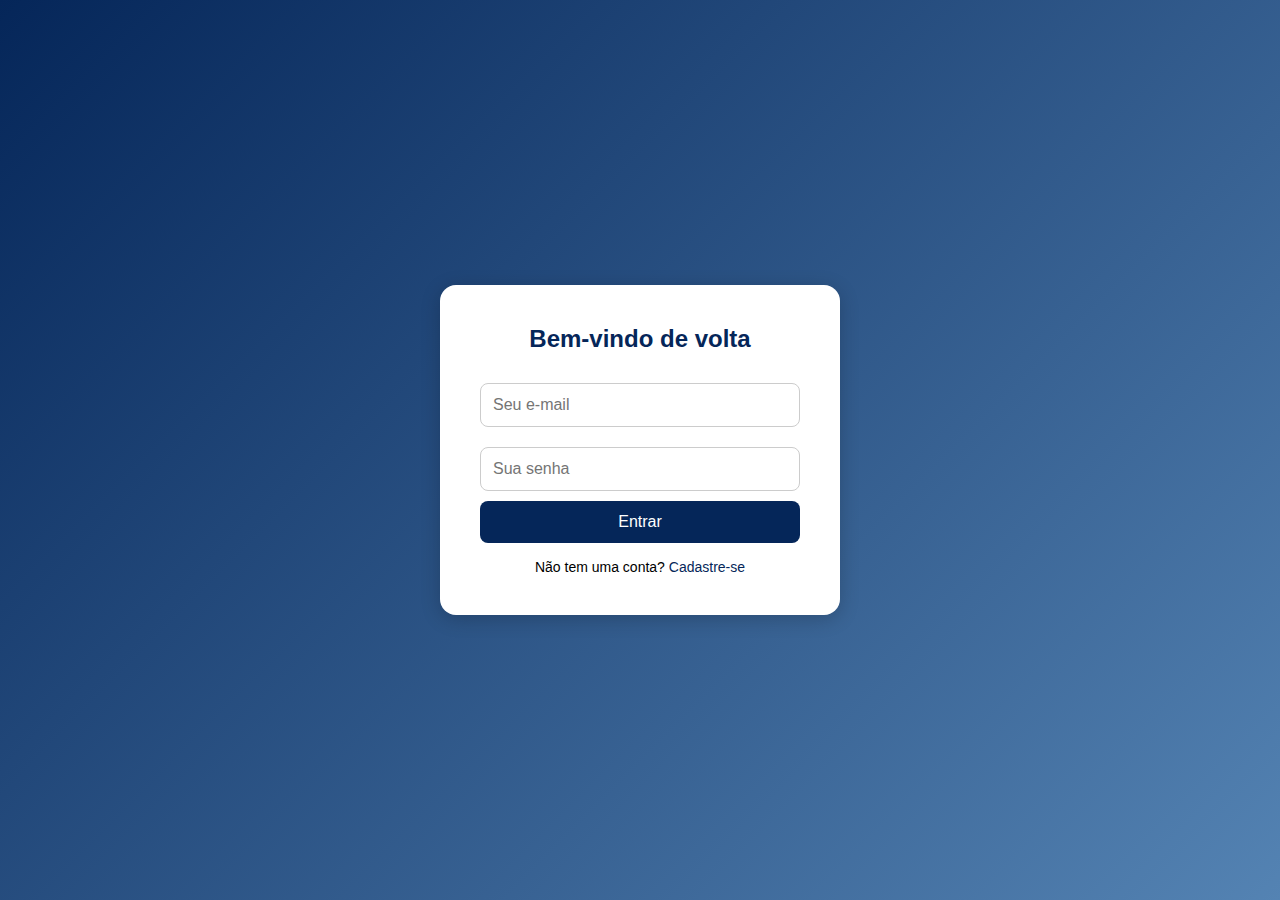
<file: index.html>
<!DOCTYPE html>
<html lang="en">
<head>
    <meta charset="UTF-8">
    <meta name="viewport" content="width=device-width, initial-scale=1.0">
    <title>Login Spring</title>
    <link rel="stylesheet" href="/style_login.css">
</head>
<body>
    
    <div class="login-container">
        <h2>Bem-vindo de volta</h2>
        <form>
          <input id="email" type="email" placeholder="Seu e-mail" required />
          <input id = "senha" type="password" placeholder="Sua senha" required />
          <button type="submit">Entrar</button>
        </form>
        <p class="footer">Não tem uma conta? <a href="/cadastro.html">Cadastre-se</a></p>
      </div>

</body>
<script src="/main.js"></script>
</html>
</file>
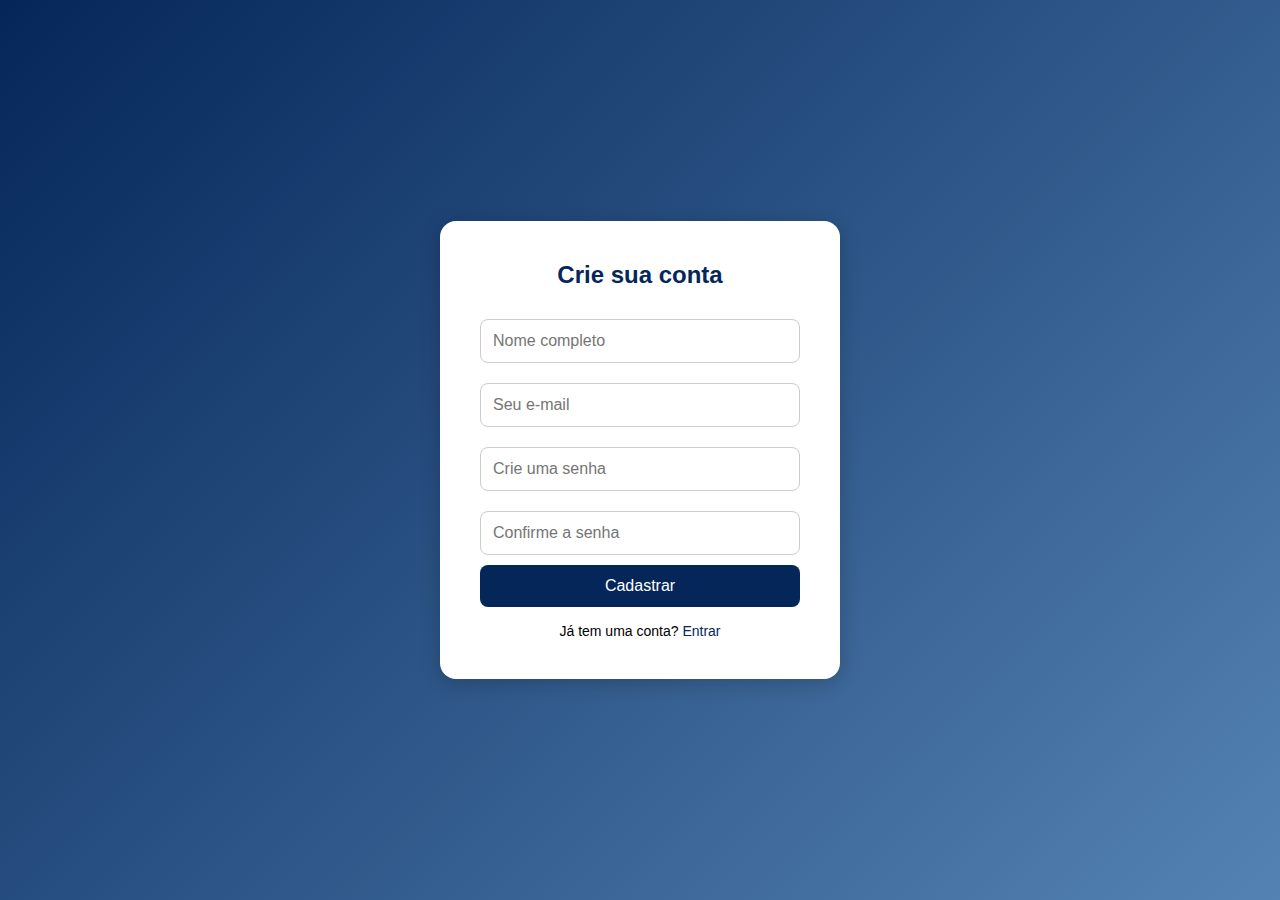
<file: cadastro.html>
<!DOCTYPE html>
<html lang="pt-BR">
<head>
  <meta charset="UTF-8" />
  <meta name="viewport" content="width=device-width, initial-scale=1.0" />
  <title>Cadastro</title>
  <link rel="stylesheet" href="/style_cadastro.css" />
</head>
<body>
  <div class="cadastro-container">
    <h2>Crie sua conta</h2>
    <form>
      <input type="text" placeholder="Nome completo" required />
      <input type="email" placeholder="Seu e-mail" required />
      <input type="password" placeholder="Crie uma senha" required />
      <input type="password" placeholder="Confirme a senha" required />
      <button type="submit">Cadastrar</button>
    </form>
    <p class="footer">Já tem uma conta? <a href="index.html">Entrar</a></p>
  </div>
</body>
<script src="/main.js"></script>
</html>
</file>
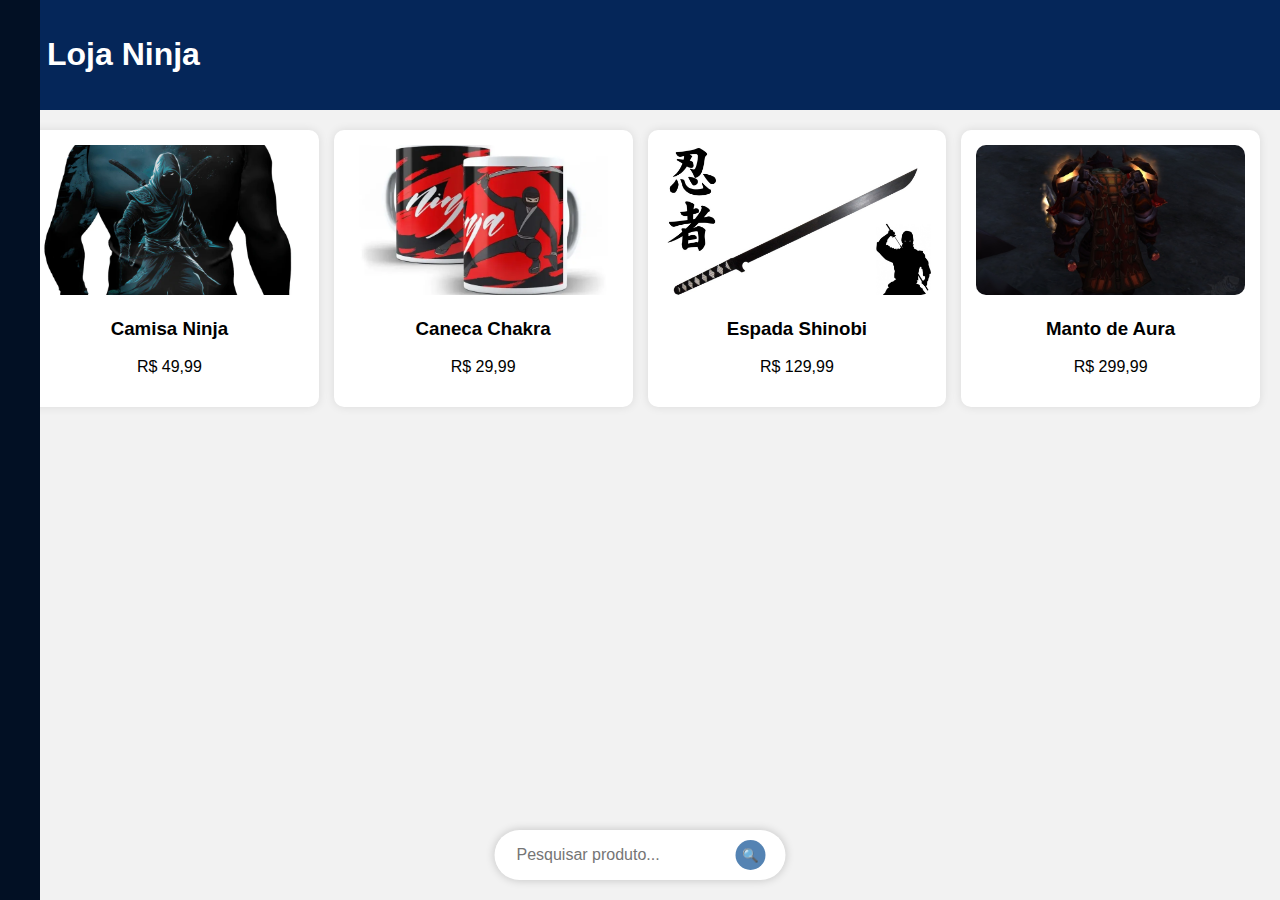
<file: dashboard.html>
<!DOCTYPE html>
<html lang="pt-BR">
<head>
  <meta charset="UTF-8">
  <title>Página de Vendas</title>
  <meta name="viewport" content="width=device-width, initial-scale=1.0">
  <style>
    body {
      margin: 0;
      font-family: Arial, sans-serif;
      background-color: #f2f2f2;
    }

    header {
      background-color: #052659;
      color: white;
      padding: 15px;
      display: flex;
      align-items: center;
    }

    .menu-btn {
      font-size: 24px;
      cursor: pointer;
      margin-right: 10px;
    }

    .sidebar {
      position: fixed;
      left: -250px;
      top: 0;
      height: 100%;
      width: 250px;
      background-color: #021024;
      color: white;
      padding: 20px;
      transition: 0.3s;
    }

    .sidebar.active {
      left: 0;
    }

    .sidebar h2 {
      margin-top: 0;
    }

    .sidebar a {
      display: block;
      color: white;
      text-decoration: none;
      margin: 15px 0;
    }

    .products {
      display: grid;
      grid-template-columns: repeat(auto-fit, minmax(200px, 1fr));
      padding: 20px;
      gap: 15px;
    }

    .product {
      background: white;
      border-radius: 10px;
      padding: 15px;
      box-shadow: 0 0 10px rgba(0,0,0,0.1);
      text-align: center;
    }

    .product img {
      width: 100%;
      height: 150px;
      object-fit: cover;
      border-radius: 10px;
    }

    .search-bar {
      position: fixed;
      bottom: 20px;
      left: 50%;
      transform: translateX(-50%);
      background: white;
      border-radius: 50px;
      padding: 10px 20px;
      box-shadow: 0 0 10px rgba(0,0,0,0.2);
      display: flex;
      align-items: center;
      gap: 10px;
    }

    .search-bar input {
      border: none;
      outline: none;
      font-size: 16px;
    }

    .search-bar button {
      background-color: #5483B3;
      border: none;
      color: white;
      border-radius: 50%;
      width: 30px;
      height: 30px;
      cursor: pointer;
    }
  </style>
</head>
<body>

  <header>
    <div class="menu-btn" onclick="toggleSidebar()">☰</div>
    <h1>Loja Ninja</h1>
  </header>

  <div class="sidebar" id="sidebar">
    <h2>Menu</h2>
    <a href="#">Perfil</a>
    <a href="#">Produtos</a>
    <a href="index.html">Sair</a>
  </div>

  <div class="products">
    <div class="product">
      <img src="/images/produto1.webp" alt="Produto 1">
      <h3>Camisa Ninja</h3>
      <p>R$ 49,99</p>
    </div>
    <div class="product">
      <img src="/images/produto2.webp" alt="Produto 2">
      <h3>Caneca Chakra</h3>
      <p>R$ 29,99</p>
    </div>
    <div class="product">
      <img src="/images/produto3.webp" alt="Produto 3">
      <h3>Espada Shinobi</h3>
      <p>R$ 129,99</p>
    </div>
    <div class="product">
      <img src="/images/produto4.jpg" alt="Produto 4">
      <h3>Manto de Aura</h3>
      <p>R$ 299,99</p>
    </div>
  </div>

  <div class="search-bar">
    <input type="text" placeholder="Pesquisar produto...">
    <button>🔍</button>
  </div>

  <script>
    function toggleSidebar() {
      document.getElementById("sidebar").classList.toggle("active");
    }
  </script>

</body>
</html>
</file>
<file: style_login.css>
* {
    margin: 0;
    padding: 0;
    box-sizing: border-box;
  }
  
  body {
    height: 100vh;
    display: flex;
    align-items: center;
    justify-content: center;
    background: linear-gradient(135deg, #052659, #5483B3);
    font-family: 'Segoe UI', sans-serif;
  }
  
  .login-container {
    background-color: #fff;
    padding: 40px;
    border-radius: 16px;
    box-shadow: 0 4px 20px rgba(0,0,0,0.2);
    width: 100%;
    max-width: 400px;
    text-align: center;
  }
  
  .login-container h2 {
    margin-bottom: 20px;
    color: #052659;
  }
  
  form input {
    width: 100%;
    padding: 12px;
    margin: 10px 0;
    border: 1px solid #ccc;
    border-radius: 8px;
    font-size: 16px;
  }
  
  form button {
    width: 100%;
    padding: 12px;
    background-color: #052659;
    color: white;
    border: none;
    border-radius: 8px;
    font-size: 16px;
    cursor: pointer;
    transition: background 0.3s ease;
  }
  
  form button:hover {
    background-color: #021024;
  }
  
  .footer {
    margin-top: 16px;
    font-size: 14px;
  }
  
  .footer a {
    color: #052659;
    text-decoration: none;
  }
  
  .footer a:hover {
    text-decoration: underline;
  }
</file>
<file: style_cadastro.css>
* {
    margin: 0;
    padding: 0;
    box-sizing: border-box;
  }
  
  body {
    height: 100vh;
    display: flex;
    align-items: center;
    justify-content: center;
    background: linear-gradient(135deg, #052659, #5483B3);
    font-family: 'Segoe UI', sans-serif;
  }
  
  .cadastro-container {
    background-color: #fff;
    padding: 40px;
    border-radius: 16px;
    box-shadow: 0 4px 20px rgba(0,0,0,0.2);
    width: 100%;
    max-width: 400px;
    text-align: center;
  }
  
  .cadastro-container h2 {
    margin-bottom: 20px;
    color: #052659;
  }
  
  form input {
    width: 100%;
    padding: 12px;
    margin: 10px 0;
    border: 1px solid #ccc;
    border-radius: 8px;
    font-size: 16px;
  }
  
  form button {
    width: 100%;
    padding: 12px;
    background-color: #052659;
    color: white;
    border: none;
    border-radius: 8px;
    font-size: 16px;
    cursor: pointer;
    transition: background 0.3s ease;
  }
  
  form button:hover {
    background-color: #021024;
  }
  
  .footer {
    margin-top: 16px;
    font-size: 14px;
  }
  
  .footer a {
    color: #052659;
    text-decoration: none;
  }
  
  .footer a:hover {
    text-decoration: underline;
  }
</file>
